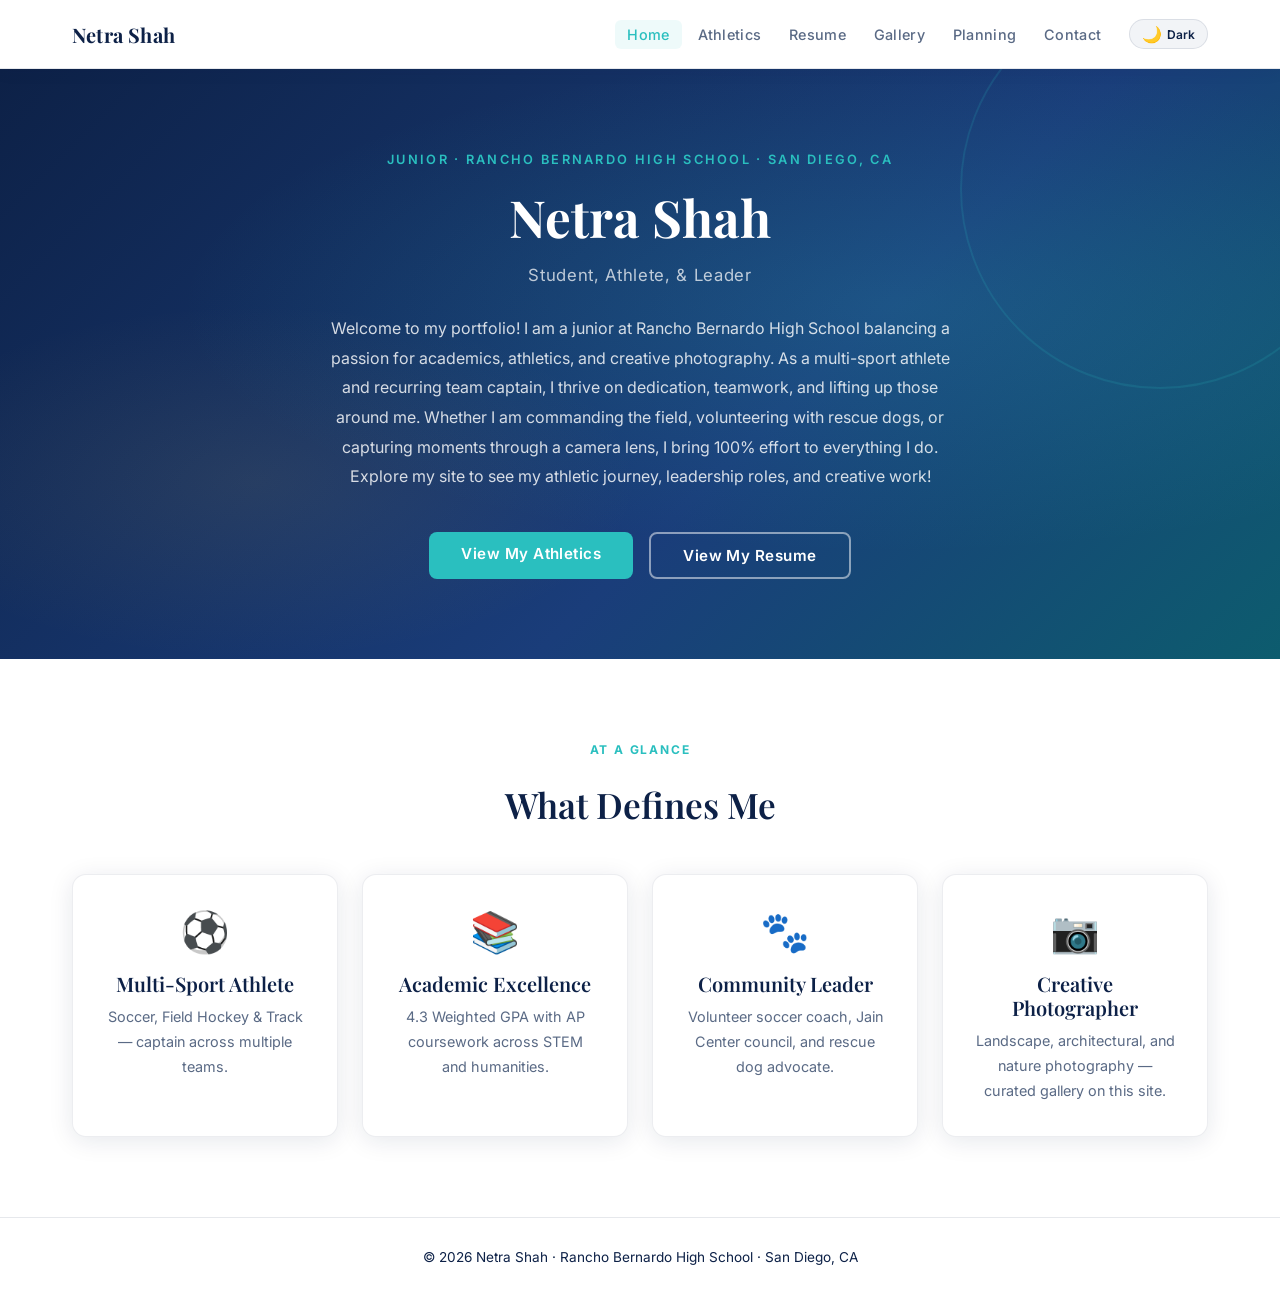
<file: index.html>
<!DOCTYPE html>
<html lang="en">
<head>
  <meta charset="UTF-8" />
  <meta name="viewport" content="width=device-width, initial-scale=1.0" />
  <title>Netra Shah | Student, Athlete & Leader</title>
  <link rel="stylesheet" href="styles.css" />
</head>
<body>

  <!-- ── Navigation ── -->
  <nav>
    <div class="nav-inner">
      <a href="index.html" class="nav-brand">Netra Shah</a>
      <ul class="nav-links">
        <li><a href="index.html">Home</a></li>
        <li><a href="athletics.html">Athletics</a></li>
        <li><a href="resume.html">Resume</a></li>
        <li><a href="gallery.html">Gallery</a></li>
        <li><a href="planning.html">Planning</a></li>
        <li><a href="contact.html">Contact</a></li>
        <li><button id="theme-toggle">🌙 <span style="font-size:0.75rem;font-family:Inter,sans-serif;font-weight:600">Dark</span></button></li>
      </ul>
    </div>
  </nav>

  <!-- ── Hero ── -->
  <section class="hero">
    <div class="hero-content">
      <p class="hero-eyebrow fade-up fade-up-1">Junior · Rancho Bernardo High School · San Diego, CA</p>
      <h1 class="fade-up fade-up-2">Netra Shah</h1>
      <p class="hero-subtitle fade-up fade-up-3">Student, Athlete, &amp; Leader</p>
      <p class="hero-bio fade-up fade-up-4">
        Welcome to my portfolio! I am a junior at Rancho Bernardo High School balancing
        a passion for academics, athletics, and creative photography. As a multi-sport athlete
        and recurring team captain, I thrive on dedication, teamwork, and lifting up those around me.
        Whether I am commanding the field, volunteering with rescue dogs, or capturing moments
        through a camera lens, I bring 100% effort to everything I do. Explore my site to see
        my athletic journey, leadership roles, and creative work!
      </p>
      <div class="hero-actions fade-up fade-up-5">
        <a href="athletics.html" class="btn">View My Athletics</a>
        <a href="resume.html"    class="btn btn-outline" style="border-color:rgba(255,255,255,0.5);color:#fff;">View My Resume</a>
      </div>
    </div>
  </section>

  <!-- ── Quick Highlights ── -->
  <section class="section">
    <div class="container">
      <p class="section-label" style="text-align:center;">At a Glance</p>
      <h2 style="text-align:center;margin-bottom:3rem;">What Defines Me</h2>
      <div style="display:grid;grid-template-columns:repeat(auto-fit,minmax(220px,1fr));gap:1.5rem;">

        <div class="card fade-up fade-up-1" style="text-align:center;">
          <div style="font-size:2.5rem;margin-bottom:1rem;">⚽</div>
          <h3>Multi-Sport Athlete</h3>
          <p style="color:var(--text-muted);font-size:0.9rem;margin-top:0.5rem;">Soccer, Field Hockey &amp; Track — captain across multiple teams.</p>
        </div>

        <div class="card fade-up fade-up-2" style="text-align:center;">
          <div style="font-size:2.5rem;margin-bottom:1rem;">📚</div>
          <h3>Academic Excellence</h3>
          <p style="color:var(--text-muted);font-size:0.9rem;margin-top:0.5rem;">4.3 Weighted GPA with AP coursework across STEM and humanities.</p>
        </div>

        <div class="card fade-up fade-up-3" style="text-align:center;">
          <div style="font-size:2.5rem;margin-bottom:1rem;">🐾</div>
          <h3>Community Leader</h3>
          <p style="color:var(--text-muted);font-size:0.9rem;margin-top:0.5rem;">Volunteer soccer coach, Jain Center council, and rescue dog advocate.</p>
        </div>

        <div class="card fade-up fade-up-4" style="text-align:center;">
          <div style="font-size:2.5rem;margin-bottom:1rem;">📷</div>
          <h3>Creative Photographer</h3>
          <p style="color:var(--text-muted);font-size:0.9rem;margin-top:0.5rem;">Landscape, architectural, and nature photography — curated gallery on this site.</p>
        </div>

      </div>
    </div>
  </section>

  <!-- ── Footer ── -->
  <footer>
    <p>© 2026 Netra Shah · Rancho Bernardo High School · San Diego, CA</p>
  </footer>

  <script src="dynamic-theme.js"></script>
</body>
</html>
</file>
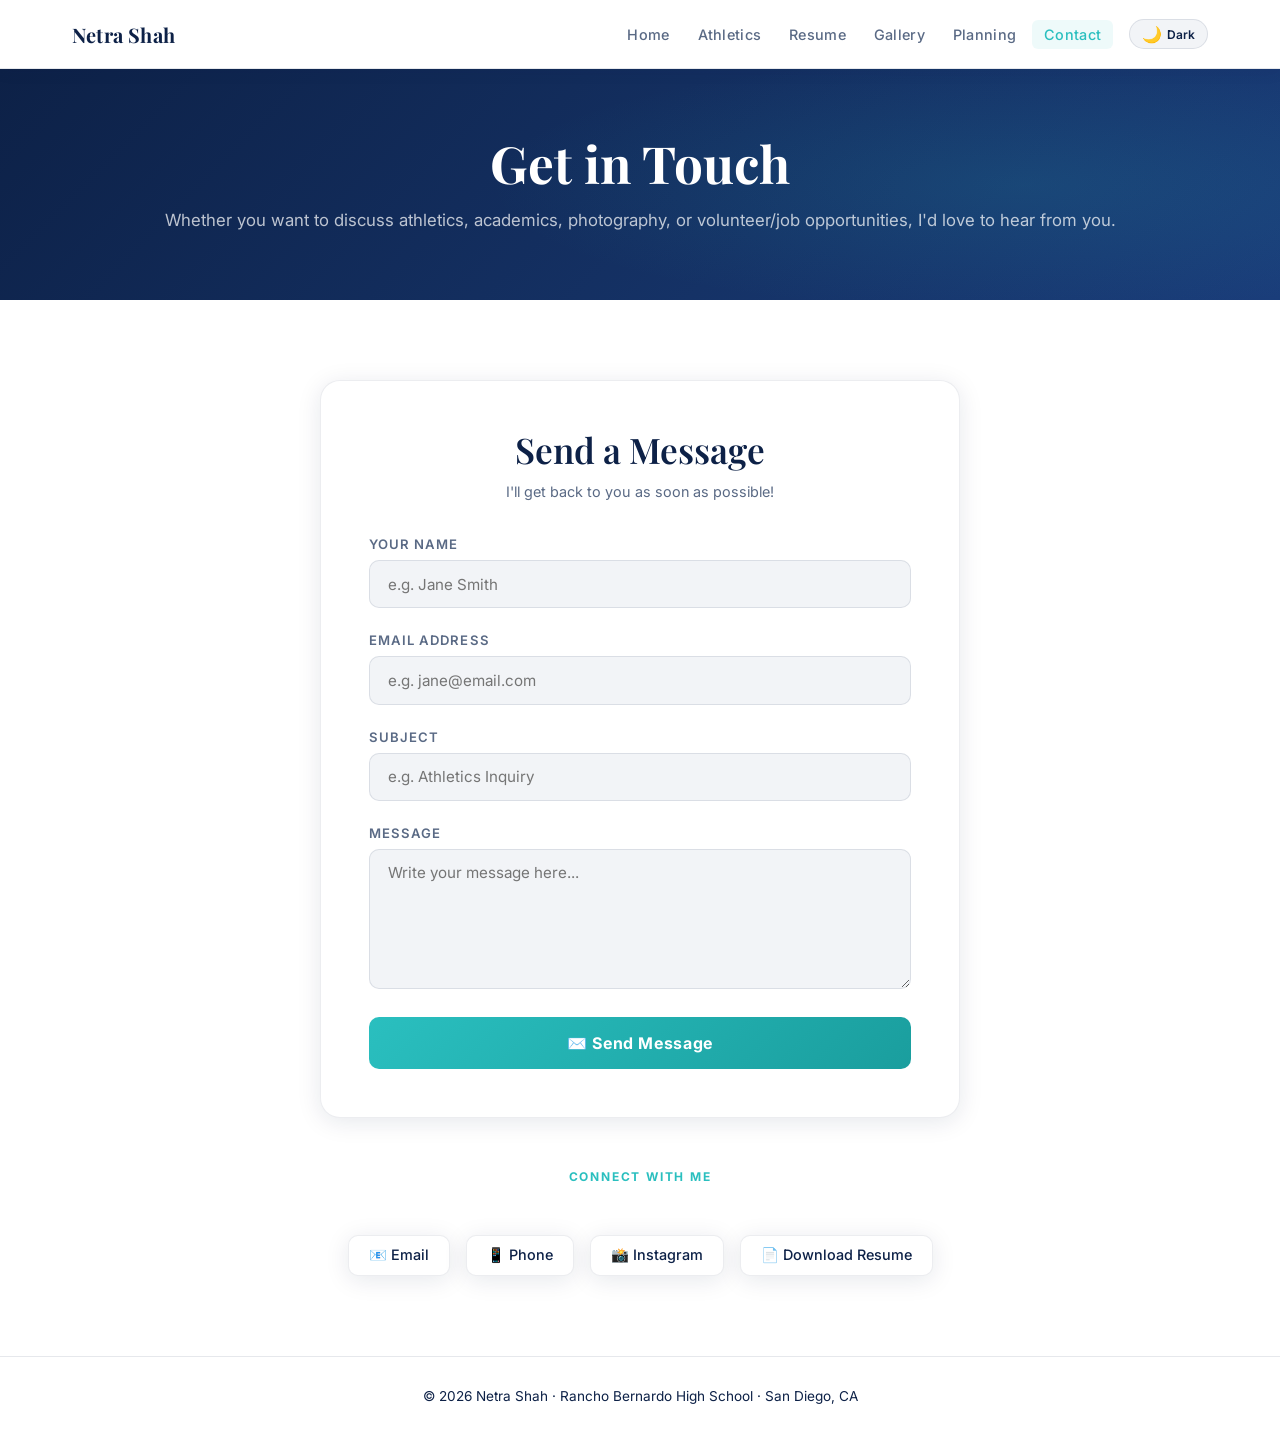
<file: contact.html>
<!DOCTYPE html>
<html lang="en">
<head>
  <meta charset="UTF-8" />
  <meta name="viewport" content="width=device-width, initial-scale=1.0" />
  <title>Contact | Netra Shah</title>
  <link rel="stylesheet" href="styles.css" />
</head>
<body>

  <!-- ── Navigation ── -->
  <nav>
    <div class="nav-inner">
      <a href="index.html" class="nav-brand">Netra Shah</a>
      <ul class="nav-links">
        <li><a href="index.html">Home</a></li>
        <li><a href="athletics.html">Athletics</a></li>
        <li><a href="resume.html">Resume</a></li>
        <li><a href="gallery.html">Gallery</a></li>
        <li><a href="planning.html">Planning</a></li>
        <li><a href="contact.html">Contact</a></li>
        <li><button id="theme-toggle">🌙 <span style="font-size:0.75rem;font-family:Inter,sans-serif;font-weight:600">Dark</span></button></li>
      </ul>
    </div>
  </nav>

  <!-- ── Page Header ── -->
  <div class="page-header">
    <h1 class="fade-up fade-up-1">Get in Touch</h1>
    <p class="fade-up fade-up-2">Whether you want to discuss athletics, academics, photography, or volunteer/job opportunities, I'd love to hear from you.</p>
  </div>

  <!-- ── Contact Form & Links ── -->
  <section class="section">
    <div class="container">

      <div class="contact-form fade-up fade-up-1">

        <h2 style="margin-bottom:0.5rem;text-align:center;">Send a Message</h2>
        <p style="text-align:center;color:var(--text-muted);font-size:0.9rem;margin-bottom:2rem;">I'll get back to you as soon as possible!</p>

        <div class="form-group">
          <label for="name">Your Name</label>
          <input type="text" id="name" placeholder="e.g. Jane Smith" autocomplete="name" />
        </div>

        <div class="form-group">
          <label for="email">Email Address</label>
          <input type="email" id="email" placeholder="e.g. jane@email.com" autocomplete="email" />
        </div>

        <div class="form-group">
          <label for="subject">Subject</label>
          <input type="text" id="subject" placeholder="e.g. Athletics Inquiry" />
        </div>

        <div class="form-group">
          <label for="message">Message</label>
          <textarea id="message" placeholder="Write your message here..."></textarea>
        </div>

        <button class="btn-submit" id="submit-btn" onclick="handleSubmit()">
          ✉️ Send Message
        </button>

        <p id="form-feedback" style="text-align:center;margin-top:1rem;font-size:0.9rem;color:var(--accent);display:none;"></p>
      </div>

      <!-- Professional Links -->
      <div style="text-align:center;margin-top:3rem;">
        <p class="section-label" style="text-align:center;">Connect With Me</p>
        <div class="contact-links">
          <!-- Replace href and content with real details -->
          <a href="mailto:netrashah03@gmail.com" class="contact-link-item">
            📧 Email
          </a>
          <a href="tel:+1-858-750-8113" class="contact-link-item">
            📱 Phone
          </a>
          <a href="https://www.instagram.com/netrashah03/?hl=en" target="_blank" rel="noopener" class="contact-link-item">
            📸 Instagram
          </a>
          <a href="Netra -- Resume.pdf" download class="contact-link-item">
            📄 Download Resume
          </a>
        </div>
        
      </div>

    </div>
  </section>

  <!-- ── Footer ── -->
  <footer>
    <p>© 2026 Netra Shah · Rancho Bernardo High School · San Diego, CA</p>
  </footer>

  <script src="dynamic-theme.js"></script>
  <script>
    function handleSubmit() {
      const name    = document.getElementById('name').value.trim();
      const email   = document.getElementById('email').value.trim();
      const subject = document.getElementById('subject').value.trim();
      const message = document.getElementById('message').value.trim();
      const feedback = document.getElementById('form-feedback');

      if (!name || !email || !subject || !message) {
        feedback.textContent = '⚠️ Please fill in all fields before sending.';
        feedback.style.color = '#e05';
        feedback.style.display = 'block';
        return;
      }

      // Simulate submission (replace with real backend/Formspree action)
      document.getElementById('submit-btn').textContent = '✅ Message Sent!';
      document.getElementById('submit-btn').disabled = true;
      feedback.textContent = 'Thanks, ' + name + '! Your message has been received.';
      feedback.style.color = 'var(--accent)';
      feedback.style.display = 'block';
    }
  </script>
</body>
</html>
</file>
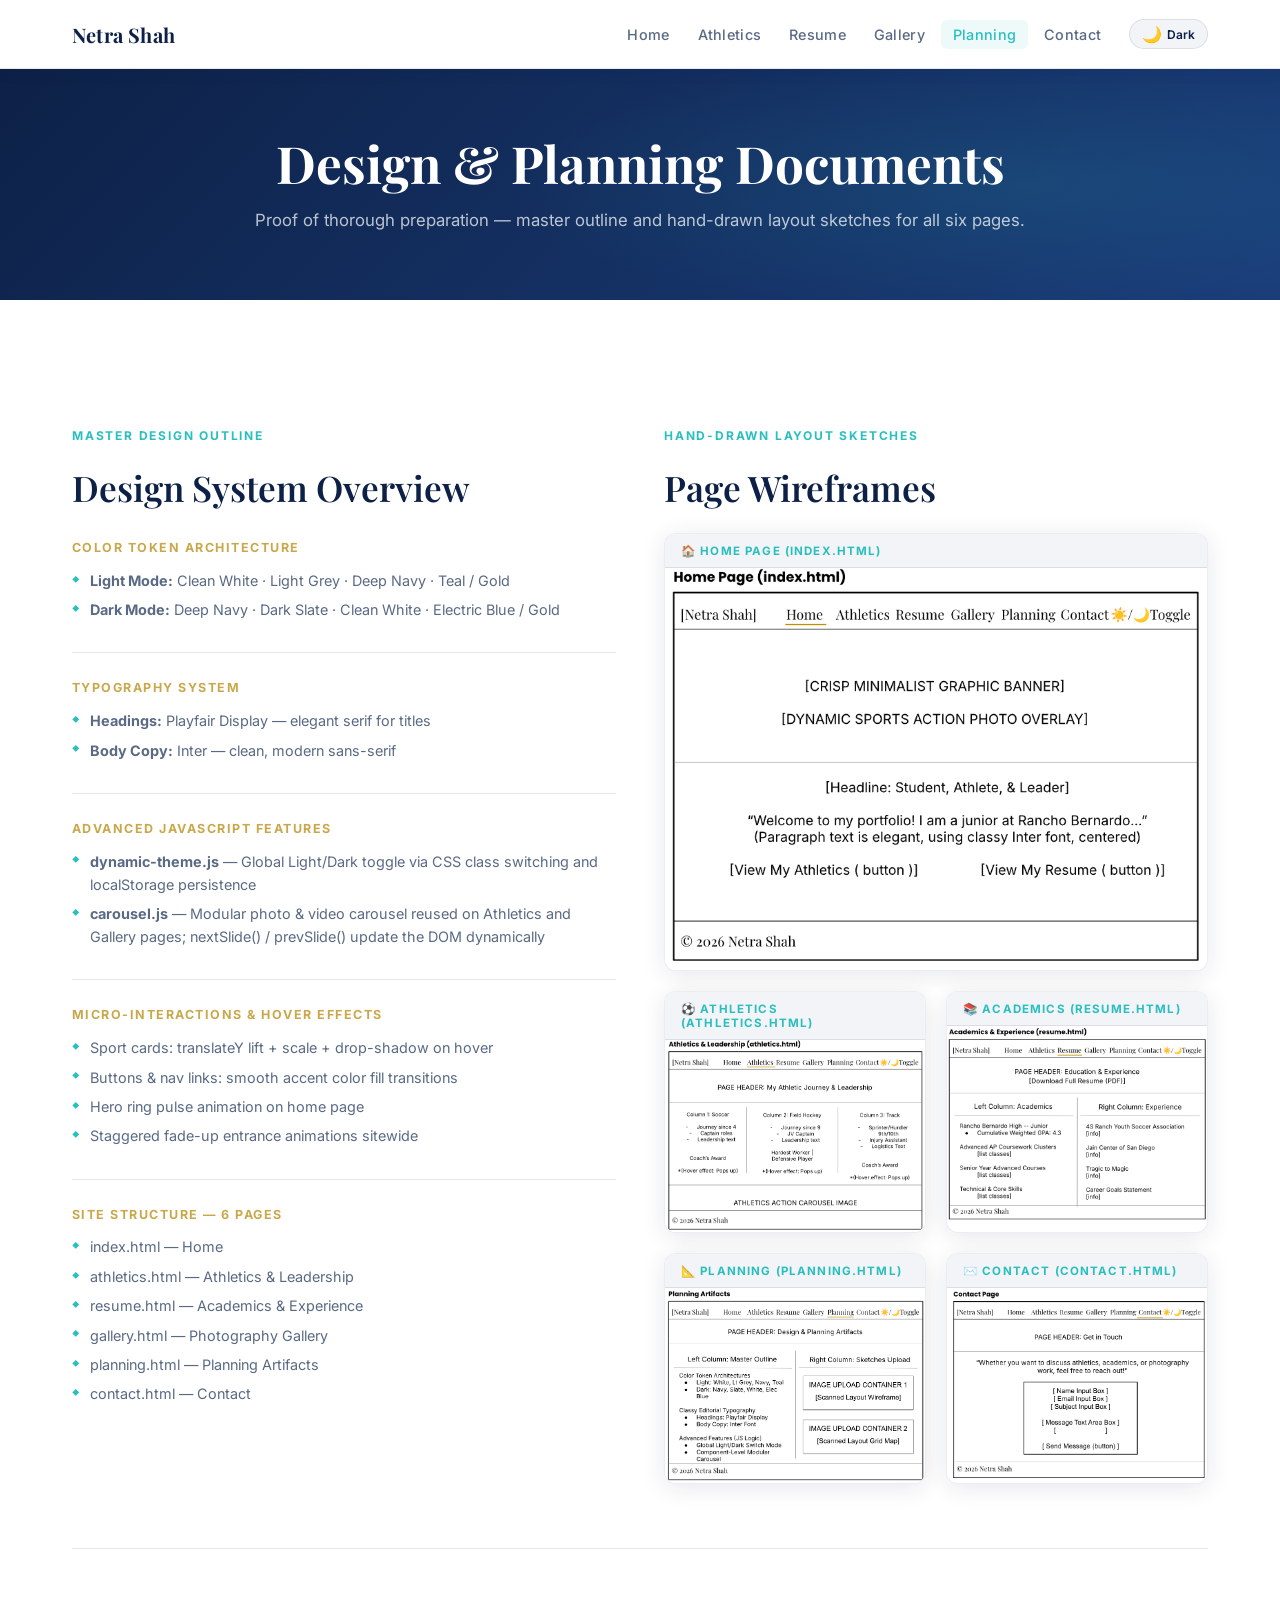
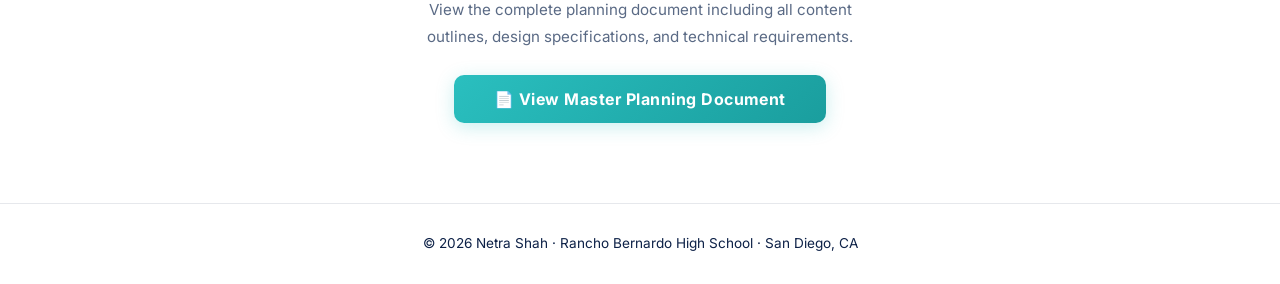
<file: planning.html>
<!DOCTYPE html>
<html lang="en">
<head>
  <meta charset="UTF-8" />
  <meta name="viewport" content="width=device-width, initial-scale=1.0" />
  <title>Design & Planning | Netra Shah</title>
  <link rel="stylesheet" href="styles.css" />
  <style>
    .planning-two-col {
      display: grid;
      grid-template-columns: 1fr 1fr;
      gap: 3rem;
      align-items: start;
      margin-top: 3rem;
    }
    @media (max-width: 900px) {
      .planning-two-col { grid-template-columns: 1fr; }
    }

    /* ── Outline left column ── */
    .outline-block {
      margin-bottom: 1.75rem;
      padding-bottom: 1.75rem;
      border-bottom: 1px solid var(--divider);
    }
    .outline-block:last-child { border-bottom: none; margin-bottom: 0; padding-bottom: 0; }
    .outline-block h4 {
      font-family: 'Inter', sans-serif;
      font-size: 0.78rem;
      font-weight: 700;
      letter-spacing: 0.12em;
      text-transform: uppercase;
      color: var(--accent-alt);
      margin-bottom: 0.6rem;
    }
    .outline-block ul { list-style: none; padding: 0; }
    .outline-block li {
      font-size: 0.9rem;
      color: var(--text-muted);
      padding: 0.2rem 0 0.2rem 1.1rem;
      position: relative;
      line-height: 1.6;
    }
    .outline-block li::before {
      content: '◆';
      position: absolute; left: 0;
      font-size: 0.45rem; top: 0.5rem;
      color: var(--accent);
    }

    /* ── Sketch grid right column ── */
    .sketch-grid {
      display: grid;
      grid-template-columns: 1fr 1fr;
      gap: 1.25rem;
    }
    .sketch-grid .sketch-wide {
      grid-column: 1 / -1;
    }
    .sketch-card {
      background: var(--card-bg);
      border: 1px solid var(--card-border);
      border-radius: 12px;
      overflow: hidden;
      box-shadow: var(--shadow);
      transition: transform 0.3s ease, box-shadow 0.3s ease;
    }
    .sketch-card:hover {
      transform: translateY(-4px);
      box-shadow: var(--shadow-hover);
    }
    .sketch-card-header {
      padding: 0.6rem 1rem;
      background: var(--bg-secondary);
      border-bottom: 1px solid var(--divider);
      font-family: 'Inter', sans-serif;
      font-size: 0.72rem;
      font-weight: 700;
      letter-spacing: 0.1em;
      text-transform: uppercase;
      color: var(--accent);
    }
    .sketch-card img {
      width: 100%;
      display: block;
      object-fit: contain;
      background: #fff;
    }

    /* ── Bottom CTA ── */
    .planning-cta {
      text-align: center;
      margin-top: 4rem;
      padding-top: 3rem;
      border-top: 1px solid var(--divider);
    }
    .planning-cta p {
      color: var(--text-muted);
      font-size: 0.95rem;
      margin-bottom: 1.5rem;
      max-width: 480px;
      margin-left: auto;
      margin-right: auto;
    }
    .btn-planning {
      display: inline-flex;
      align-items: center;
      gap: 0.6rem;
      padding: 0.9rem 2.5rem;
      background: linear-gradient(135deg, var(--accent) 0%, #1a9e9e 100%);
      color: #fff;
      border-radius: 10px;
      font-family: 'Inter', sans-serif;
      font-size: 1rem;
      font-weight: 700;
      letter-spacing: 0.03em;
      text-decoration: none;
      border: none;
      cursor: pointer;
      transition: transform 0.25s ease, box-shadow 0.25s ease;
      box-shadow: 0 4px 18px rgba(42,191,191,0.25);
    }
    .btn-planning:hover {
      transform: translateY(-3px);
      box-shadow: 0 10px 30px rgba(42,191,191,0.35);
      color: #fff;
    }
  </style>
</head>
<body>

  <!-- ── Navigation ── -->
  <nav>
    <div class="nav-inner">
      <a href="index.html" class="nav-brand">Netra Shah</a>
      <ul class="nav-links">
        <li><a href="index.html">Home</a></li>
        <li><a href="athletics.html">Athletics</a></li>
        <li><a href="resume.html">Resume</a></li>
        <li><a href="gallery.html">Gallery</a></li>
        <li><a href="planning.html">Planning</a></li>
        <li><a href="contact.html">Contact</a></li>
        <li><button id="theme-toggle">🌙 <span style="font-size:0.75rem;font-family:Inter,sans-serif;font-weight:600">Dark</span></button></li>
      </ul>
    </div>
  </nav>

  <!-- ── Page Header ── -->
  <div class="page-header">
    <h1 class="fade-up fade-up-1">Design &amp; Planning Documents</h1>
    <p class="fade-up fade-up-2">Proof of thorough preparation — master outline and hand-drawn layout sketches for all six pages.</p>
  </div>

  <!-- ── Main Content ── -->
  <section class="section">
    <div class="container">
      <div class="planning-two-col">

        <!-- LEFT: Master Outline -->
        <div class="fade-up fade-up-1">
          <span class="section-label">Master Design Outline</span>
          <h2 style="margin-bottom:2rem;">Design System Overview</h2>

          <div class="outline-block">
            <h4>Color Token Architecture</h4>
            <ul>
              <li><strong>Light Mode:</strong> Clean White · Light Grey · Deep Navy · Teal / Gold</li>
              <li><strong>Dark Mode:</strong> Deep Navy · Dark Slate · Clean White · Electric Blue / Gold</li>
            </ul>
          </div>

          <div class="outline-block">
            <h4>Typography System</h4>
            <ul>
              <li><strong>Headings:</strong> Playfair Display — elegant serif for titles</li>
              <li><strong>Body Copy:</strong> Inter — clean, modern sans-serif</li>
            </ul>
          </div>

          <div class="outline-block">
            <h4>Advanced JavaScript Features</h4>
            <ul>
              <li><strong>dynamic-theme.js</strong> — Global Light/Dark toggle via CSS class switching and localStorage persistence</li>
              <li><strong>carousel.js</strong> — Modular photo &amp; video carousel reused on Athletics and Gallery pages; nextSlide() / prevSlide() update the DOM dynamically</li>
            </ul>
          </div>

          <div class="outline-block">
            <h4>Micro-Interactions &amp; Hover Effects</h4>
            <ul>
              <li>Sport cards: translateY lift + scale + drop-shadow on hover</li>
              <li>Buttons &amp; nav links: smooth accent color fill transitions</li>
              <li>Hero ring pulse animation on home page</li>
              <li>Staggered fade-up entrance animations sitewide</li>
            </ul>
          </div>

          <div class="outline-block">
            <h4>Site Structure — 6 Pages</h4>
            <ul>
              <li>index.html — Home</li>
              <li>athletics.html — Athletics &amp; Leadership</li>
              <li>resume.html — Academics &amp; Experience</li>
              <li>gallery.html — Photography Gallery</li>
              <li>planning.html — Planning Artifacts</li>
              <li>contact.html — Contact</li>
            </ul>
          </div>
        </div>

        <!-- RIGHT: Sketch Grid -->
        <div class="fade-up fade-up-2">
          <span class="section-label">Hand-Drawn Layout Sketches</span>
          <h2 style="margin-bottom:1.5rem;">Page Wireframes</h2>

          <div class="sketch-grid">

            <!-- Home page — full width on top -->
            <div class="sketch-card sketch-wide">
              <div class="sketch-card-header">🏠 Home Page (index.html)</div>
              <img src="homepagesketch.png" alt="Home page layout sketch" />
            </div>

            <!-- Athletics -->
            <div class="sketch-card">
              <div class="sketch-card-header">⚽ Athletics (athletics.html)</div>
              <img src="athleticspagesketch.png" alt="Athletics page layout sketch" />
            </div>

            <!-- Academics -->
            <div class="sketch-card">
              <div class="sketch-card-header">📚 Academics (resume.html)</div>
              <img src="academicspagesketch.png" alt="Academics page layout sketch" />
            </div>

            <!-- Planning -->
            <div class="sketch-card">
              <div class="sketch-card-header">📐 Planning (planning.html)</div>
              <img src="planningpagesketch.png" alt="Planning page layout sketch" />
            </div>

            <!-- Contact -->
            <div class="sketch-card">
              <div class="sketch-card-header">✉️ Contact (contact.html)</div>
              <img src="contactpagesketch.png" alt="Contact page layout sketch" />
            </div>

          </div>
        </div>
      </div>

      <!-- ── Bottom CTA ── -->
      <div class="planning-cta fade-up fade-up-3">
        <p>View the complete planning document including all content outlines, design specifications, and technical requirements.</p>
        <a href="https://docs.google.com/document/d/1Oidot2aFhASQ4nDjFU644s48Jv7-YKTagAW3iYqIfUk/edit?tab=t.0" download class="btn-planning">
          📄 View Master Planning Document
        </a>
      </div>

    </div>
  </section>

  <!-- ── Footer ── -->
  <footer>
    <p>© 2026 Netra Shah · Rancho Bernardo High School · San Diego, CA</p>
  </footer>

  <script src="dynamic-theme.js"></script>
</body>
</html>
</file>
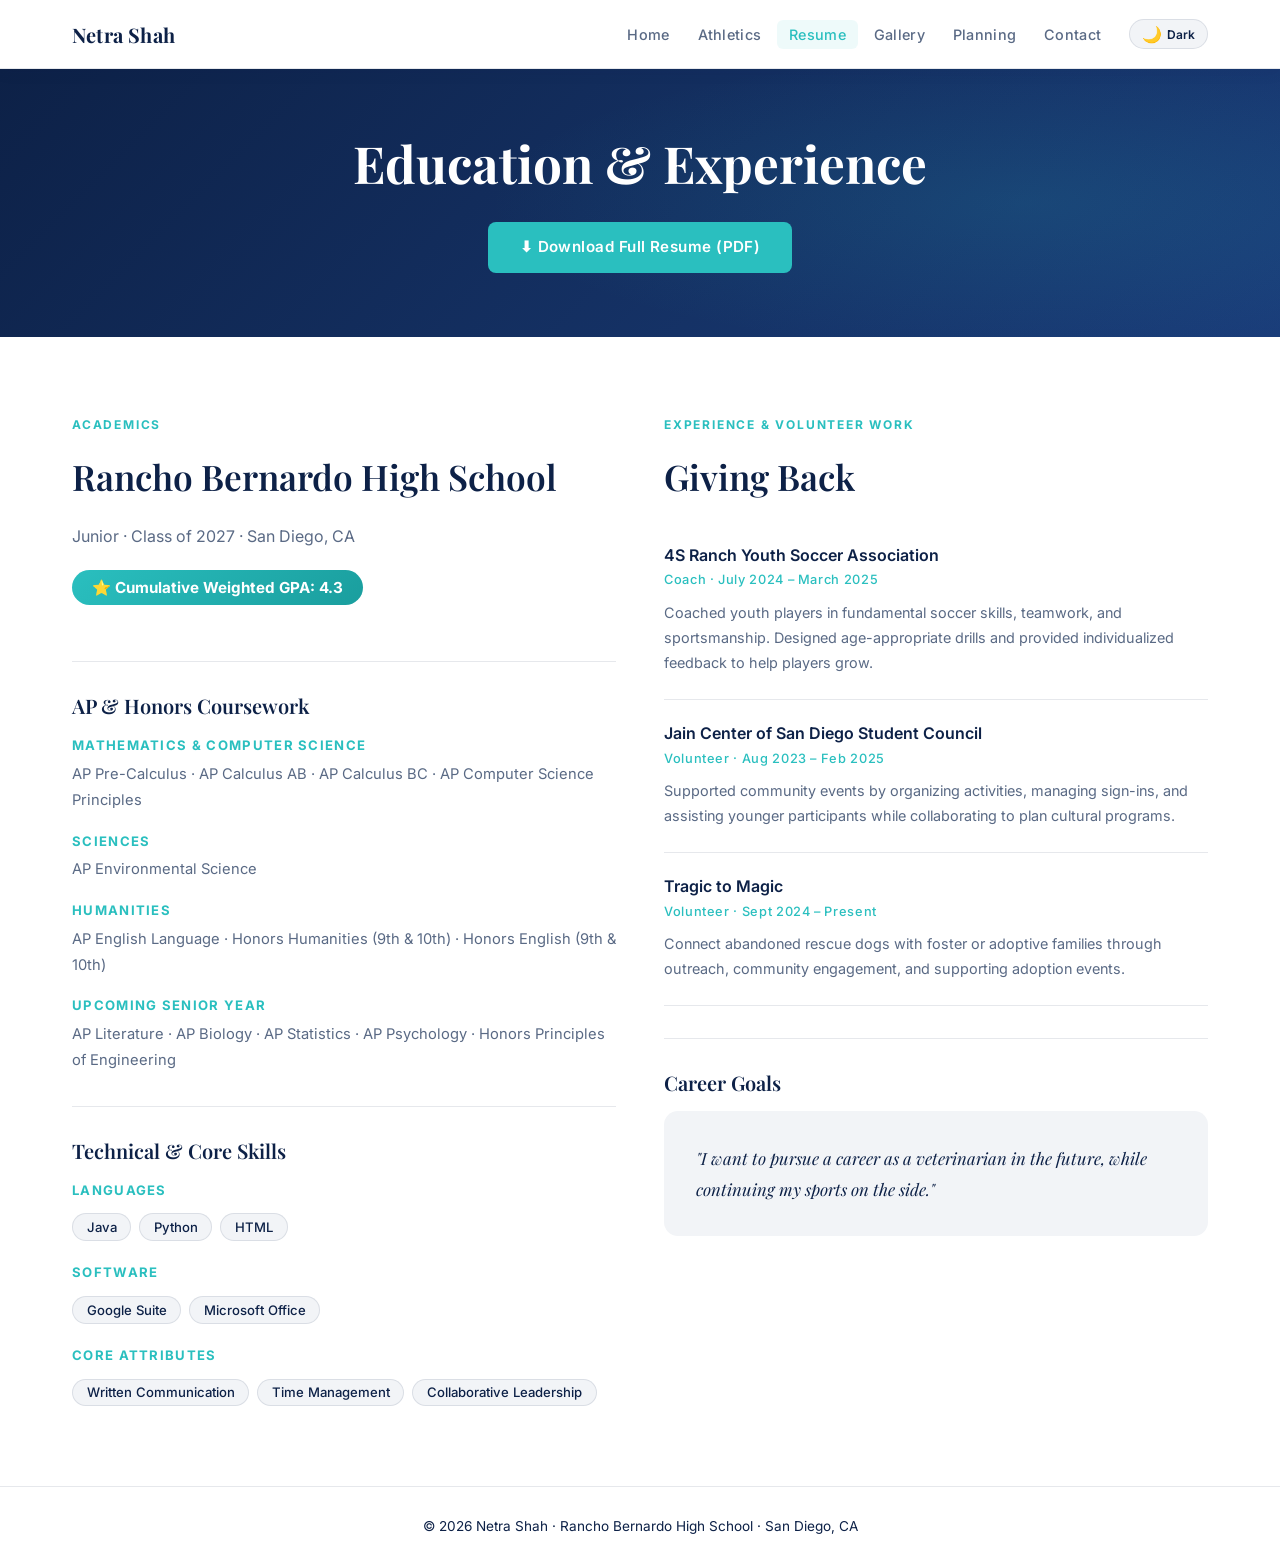
<file: resume.html>
<!DOCTYPE html>
<html lang="en">
<head>
  <meta charset="UTF-8" />
  <meta name="viewport" content="width=device-width, initial-scale=1.0" />
  <title>Education & Experience | Netra Shah</title>
  <link rel="stylesheet" href="styles.css" />
</head>
<body>

  <!-- ── Navigation ── -->
  <nav>
    <div class="nav-inner">
      <a href="index.html" class="nav-brand">Netra Shah</a>
      <ul class="nav-links">
        <li><a href="index.html">Home</a></li>
        <li><a href="athletics.html">Athletics</a></li>
        <li><a href="resume.html">Resume</a></li>
        <li><a href="gallery.html">Gallery</a></li>
        <li><a href="planning.html">Planning</a></li>
        <li><a href="contact.html">Contact</a></li>
        <li><button id="theme-toggle">🌙 <span style="font-size:0.75rem;font-family:Inter,sans-serif;font-weight:600">Dark</span></button></li>
      </ul>
    </div>
  </nav>

  <!-- ── Page Header ── -->
  <div class="page-header">
    <h1 class="fade-up fade-up-1">Education &amp; Experience</h1>
    <p class="fade-up fade-up-2">
      <a href="Netra -- Resume.pdf" download class="btn" style="margin-top:1rem;display:inline-block;">
        ⬇ Download Full Resume (PDF)
      </a>
    </p>
  </div>

  <!-- ── Main Content ── -->
  <section class="section">
    <div class="container">
      <div class="two-col">

        <!-- LEFT: Academics -->
        <div class="fade-up fade-up-1">
          <span class="section-label">Academics</span>
          <h2 style="margin-bottom:1.5rem;">Rancho Bernardo High School</h2>
          <p style="color:var(--text-muted);margin-bottom:1.25rem;">Junior · Class of 2027 · San Diego, CA</p>

          <div class="gpa-badge">⭐ Cumulative Weighted GPA: 4.3</div>

          <div class="divider"></div>

          <h3 style="margin-bottom:1.25rem;">AP &amp; Honors Coursework</h3>

          <div class="course-cluster">
            <h4>Mathematics &amp; Computer Science</h4>
            <p>AP Pre-Calculus · AP Calculus AB · AP Calculus BC · AP Computer Science Principles</p>
          </div>
          <div class="course-cluster">
            <h4>Sciences</h4>
            <p>AP Environmental Science</p>
          </div>
          <div class="course-cluster">
            <h4>Humanities</h4>
            <p>AP English Language · Honors Humanities (9th &amp; 10th) · Honors English (9th &amp; 10th)</p>
          </div>
          <div class="course-cluster">
            <h4>Upcoming Senior Year</h4>
            <p>AP Literature · AP Biology · AP Statistics · AP Psychology · Honors Principles of Engineering</p>
          </div>

          <div class="divider"></div>

          <h3 style="margin-bottom:1rem;">Technical &amp; Core Skills</h3>

          <p style="font-size:0.82rem;font-weight:700;letter-spacing:0.1em;text-transform:uppercase;color:var(--accent);margin-bottom:0.5rem;">Languages</p>
          <div class="skills-list" style="margin-bottom:1.25rem;">
            <span class="skill-tag">Java</span>
            <span class="skill-tag">Python</span>
            <span class="skill-tag">HTML</span>
          </div>

          <p style="font-size:0.82rem;font-weight:700;letter-spacing:0.1em;text-transform:uppercase;color:var(--accent);margin-bottom:0.5rem;">Software</p>
          <div class="skills-list" style="margin-bottom:1.25rem;">
            <span class="skill-tag">Google Suite</span>
            <span class="skill-tag">Microsoft Office</span>
          </div>

          <p style="font-size:0.82rem;font-weight:700;letter-spacing:0.1em;text-transform:uppercase;color:var(--accent);margin-bottom:0.5rem;">Core Attributes</p>
          <div class="skills-list">
            <span class="skill-tag">Written Communication</span>
            <span class="skill-tag">Time Management</span>
            <span class="skill-tag">Collaborative Leadership</span>
          </div>
        </div>

        <!-- RIGHT: Experience & Volunteer -->
        <div class="fade-up fade-up-2">
          <span class="section-label">Experience &amp; Volunteer Work</span>
          <h2 style="margin-bottom:1.5rem;">Giving Back</h2>

          <div class="experience-item">
            <h4>4S Ranch Youth Soccer Association</h4>
            <p class="exp-date">Coach · July 2024 – March 2025</p>
            <p>Coached youth players in fundamental soccer skills, teamwork, and sportsmanship. Designed age-appropriate drills and provided individualized feedback to help players grow.</p>
          </div>

          <div class="experience-item">
            <h4>Jain Center of San Diego Student Council</h4>
            <p class="exp-date">Volunteer · Aug 2023 – Feb 2025</p>
            <p>Supported community events by organizing activities, managing sign-ins, and assisting younger participants while collaborating to plan cultural programs.</p>
          </div>

          <div class="experience-item">
            <h4>Tragic to Magic</h4>
            <p class="exp-date">Volunteer · Sept 2024 – Present</p>
            <p>Connect abandoned rescue dogs with foster or adoptive families through outreach, community engagement, and supporting adoption events.</p>
          </div>

          <div class="divider"></div>

          <h3 style="margin-bottom:1rem;">Career Goals</h3>
          <div class="card" style="background:var(--bg-secondary);border:none;box-shadow:none;">
            <p style="font-family:'Playfair Display',serif;font-style:italic;font-size:1.05rem;line-height:1.8;">
              "I want to pursue a career as a veterinarian in the future, while continuing my sports on the side."
            </p>
          </div>
        </div>

      </div>
    </div>
  </section>

  <!-- ── Footer ── -->
  <footer>
    <p>© 2026 Netra Shah · Rancho Bernardo High School · San Diego, CA</p>
  </footer>

  <script src="dynamic-theme.js"></script>
</body>
</html>
</file>
<file: styles.css>
/* ============================================
   NETRA SHAH — PORTFOLIO WEBSITE
   styles.css
   ============================================ */

@import url('https://fonts.googleapis.com/css2?family=Playfair+Display:ital,wght@0,400;0,600;0,700;1,400&family=Inter:wght@300;400;500;600&display=swap');

/* ── CSS Variables / Design Tokens ── */
:root {
  --bg-primary:    #FFFFFF;
  --bg-secondary:  #F2F4F7;
  --text-main:     #0D2147;
  --text-muted:    #5a6a85;
  --accent:        #2ABFBF;
  --accent-alt:    #C9A84C;
  --btn-bg:        #2ABFBF;
  --btn-text:      #FFFFFF;
  --nav-bg:        #FFFFFF;
  --card-bg:       #FFFFFF;
  --card-border:   rgba(13, 33, 71, 0.08);
  --shadow:        0 4px 24px rgba(13, 33, 71, 0.10);
  --shadow-hover:  0 12px 40px rgba(13, 33, 71, 0.18);
  --divider:       rgba(13, 33, 71, 0.10);
  --transition:    0.3s cubic-bezier(0.4, 0, 0.2, 1);
}

body.dark-mode {
  --bg-primary:    #0D2147;
  --bg-secondary:  #162d5a;
  --text-main:     #F2F4F7;
  --text-muted:    #a8bcd4;
  --accent:        #3B82F6;
  --accent-alt:    #C9A84C;
  --btn-bg:        #3B82F6;
  --btn-text:      #FFFFFF;
  --nav-bg:        #0a1a38;
  --card-bg:       #162d5a;
  --card-border:   rgba(255,255,255,0.08);
  --shadow:        0 4px 24px rgba(0,0,0,0.30);
  --shadow-hover:  0 12px 40px rgba(0,0,0,0.45);
  --divider:       rgba(255,255,255,0.10);
}

/* ── Reset & Base ── */
*, *::before, *::after { box-sizing: border-box; margin: 0; padding: 0; }

html { scroll-behavior: smooth; }

body {
  font-family: 'Inter', sans-serif;
  background-color: var(--bg-primary);
  color: var(--text-main);
  transition: background-color var(--transition), color var(--transition);
  min-height: 100vh;
  display: flex;
  flex-direction: column;
}

/* ── Typography ── */
h1, h2, h3, h4 {
  font-family: 'Playfair Display', serif;
  color: var(--text-main);
  line-height: 1.2;
}

h1 { font-size: clamp(2rem, 5vw, 3.2rem); font-weight: 700; }
h2 { font-size: clamp(1.5rem, 3.5vw, 2.2rem); font-weight: 600; }
h3 { font-size: 1.25rem; font-weight: 600; }

p, li { line-height: 1.75; color: var(--text-main); }

a { color: var(--accent); text-decoration: none; transition: color var(--transition); }
a:hover { color: var(--accent-alt); }

/* ── Navigation ── */
nav {
  position: sticky;
  top: 0;
  z-index: 1000;
  background: var(--nav-bg);
  border-bottom: 1px solid var(--divider);
  box-shadow: 0 2px 16px rgba(13,33,71,0.07);
  transition: background var(--transition), box-shadow var(--transition);
}

.nav-inner {
  max-width: 1200px;
  margin: 0 auto;
  padding: 0 2rem;
  height: 68px;
  display: flex;
  align-items: center;
  justify-content: space-between;
}

.nav-brand {
  font-family: 'Playfair Display', serif;
  font-size: 1.25rem;
  font-weight: 700;
  color: var(--text-main);
  letter-spacing: 0.01em;
}

.nav-links {
  display: flex;
  align-items: center;
  gap: 0.25rem;
  list-style: none;
}

.nav-links a {
  font-family: 'Inter', sans-serif;
  font-size: 0.9rem;
  font-weight: 500;
  color: var(--text-muted);
  padding: 0.4rem 0.75rem;
  border-radius: 6px;
  transition: color var(--transition), background var(--transition);
  letter-spacing: 0.02em;
}

.nav-links a:hover,
.nav-links a.active {
  color: var(--accent);
  background: rgba(42,191,191,0.08);
}

body.dark-mode .nav-links a:hover,
body.dark-mode .nav-links a.active {
  background: rgba(59,130,246,0.10);
}

/* Theme Toggle */
#theme-toggle {
  background: var(--bg-secondary);
  border: 1px solid var(--divider);
  border-radius: 20px;
  padding: 0.3rem 0.75rem;
  cursor: pointer;
  font-size: 1rem;
  display: flex;
  align-items: center;
  gap: 0.3rem;
  transition: background var(--transition), border-color var(--transition);
  color: var(--text-main);
  margin-left: 0.75rem;
}
#theme-toggle:hover { background: var(--accent); color: #fff; }

/* ── Buttons ── */
.btn {
  display: inline-block;
  padding: 0.75rem 2rem;
  background: var(--btn-bg);
  color: var(--btn-text);
  border: none;
  border-radius: 8px;
  font-family: 'Inter', sans-serif;
  font-size: 0.95rem;
  font-weight: 600;
  cursor: pointer;
  letter-spacing: 0.03em;
  transition: background var(--transition), transform var(--transition), box-shadow var(--transition);
  text-decoration: none;
}

.btn:hover {
  background: var(--accent-alt);
  color: #fff;
  transform: translateY(-2px);
  box-shadow: var(--shadow-hover);
}

.btn-outline {
  background: transparent;
  border: 2px solid var(--btn-bg);
  color: var(--btn-bg);
}
.btn-outline:hover {
  background: var(--btn-bg);
  color: #fff;
}

/* ── Hero ── */
.hero {
  position: relative;
  background: linear-gradient(135deg, var(--text-main) 0%, #1a3d7a 60%, #0d5c6e 100%);
  overflow: hidden;
  min-height: 520px;
  display: flex;
  align-items: center;
  justify-content: center;
  text-align: center;
  padding: 5rem 2rem;
}

.hero::before {
  content: '';
  position: absolute;
  inset: 0;
  background:
    radial-gradient(ellipse 80% 60% at 70% 40%, rgba(42,191,191,0.18) 0%, transparent 70%),
    radial-gradient(ellipse 50% 50% at 20% 70%, rgba(201,168,76,0.10) 0%, transparent 60%);
  pointer-events: none;
}

/* Animated geometric accents */
.hero::after {
  content: '';
  position: absolute;
  top: -80px; right: -80px;
  width: 400px; height: 400px;
  border: 2px solid rgba(42,191,191,0.15);
  border-radius: 50%;
  pointer-events: none;
  animation: pulse-ring 6s ease-in-out infinite;
}

@keyframes pulse-ring {
  0%, 100% { transform: scale(1); opacity: 0.5; }
  50% { transform: scale(1.05); opacity: 1; }
}

.hero-content {
  position: relative;
  z-index: 2;
  max-width: 780px;
  margin: 0 auto;
}

.hero-eyebrow {
  font-family: 'Inter', sans-serif;
  font-size: 0.8rem;
  font-weight: 600;
  letter-spacing: 0.18em;
  text-transform: uppercase;
  color: var(--accent);
  margin-bottom: 1rem;
  opacity: 0.9;
}

.hero h1 {
  color: #ffffff;
  margin-bottom: 0.75rem;
}

.hero-subtitle {
  font-size: 1.05rem;
  color: rgba(255,255,255,0.72);
  margin-bottom: 1.5rem;
  font-weight: 400;
  letter-spacing: 0.04em;
}

.hero-bio {
  font-size: 1rem;
  color: rgba(255,255,255,0.82);
  max-width: 640px;
  margin: 0 auto 2.5rem;
  line-height: 1.85;
}

.hero-actions {
  display: flex;
  gap: 1rem;
  justify-content: center;
  flex-wrap: wrap;
}

/* ── Page Header ── */
.page-header {
  background: linear-gradient(135deg, var(--text-main) 0%, #1a3d7a 100%);
  padding: 4rem 2rem;
  text-align: center;
  position: relative;
  overflow: hidden;
}
.page-header::before {
  content: '';
  position: absolute;
  inset: 0;
  background: radial-gradient(ellipse 60% 80% at 80% 50%, rgba(42,191,191,0.12) 0%, transparent 70%);
  pointer-events: none;
}
.page-header h1 { color: #fff; position: relative; }
.page-header p  { color: rgba(255,255,255,0.72); position: relative; margin-top: 0.75rem; font-size: 1.05rem; }

/* ── Sections & Layout ── */
.container {
  max-width: 1200px;
  margin: 0 auto;
  padding: 0 2rem;
}

.section {
  padding: 5rem 0;
}

.section-alt {
  background: var(--bg-secondary);
}

/* ── Cards ── */
.card {
  background: var(--card-bg);
  border: 1px solid var(--card-border);
  border-radius: 14px;
  padding: 2rem;
  box-shadow: var(--shadow);
  transition: transform var(--transition), box-shadow var(--transition);
}

.card:hover {
  transform: translateY(-6px) scale(1.015);
  box-shadow: var(--shadow-hover);
}

/* Sport Cards Grid */
.sport-grid {
  display: grid;
  grid-template-columns: repeat(auto-fit, minmax(280px, 1fr));
  gap: 2rem;
  margin-top: 3rem;
}

.sport-card {
  background: var(--card-bg);
  border: 1px solid var(--card-border);
  border-radius: 16px;
  padding: 2.25rem 2rem;
  box-shadow: var(--shadow);
  cursor: default;
  transition: transform 0.35s cubic-bezier(0.4, 0, 0.2, 1),
              box-shadow 0.35s cubic-bezier(0.4, 0, 0.2, 1);
  border-top: 4px solid var(--accent);
  position: relative;
  overflow: hidden;
}

.sport-card::before {
  content: '';
  position: absolute;
  top: 0; left: 0; right: 0;
  height: 4px;
  background: linear-gradient(90deg, var(--accent), var(--accent-alt));
}

.sport-card:hover {
  transform: translateY(-10px) scale(1.02);
  box-shadow: 0 20px 50px rgba(13,33,71,0.20);
}

body.dark-mode .sport-card:hover {
  box-shadow: 0 20px 50px rgba(0,0,0,0.45);
}

.sport-icon {
  font-size: 2.5rem;
  margin-bottom: 1rem;
  display: block;
}

.sport-card h3 {
  font-size: 1.35rem;
  margin-bottom: 0.5rem;
  color: var(--text-main);
}

.sport-card .sport-journey {
  font-size: 0.85rem;
  font-weight: 600;
  letter-spacing: 0.08em;
  text-transform: uppercase;
  color: var(--accent);
  margin-bottom: 0.75rem;
}

.sport-card p {
  font-size: 0.95rem;
  color: var(--text-muted);
  margin-bottom: 1rem;
}

.sport-card .roles {
  list-style: none;
  margin-bottom: 1rem;
}
.sport-card .roles li {
  font-size: 0.88rem;
  color: var(--text-muted);
  padding: 0.2rem 0;
  padding-left: 1rem;
  position: relative;
}
.sport-card .roles li::before {
  content: '▸';
  position: absolute; left: 0;
  color: var(--accent);
}

.award-badge {
  display: inline-flex;
  align-items: center;
  gap: 0.4rem;
  background: rgba(201,168,76,0.12);
  color: var(--accent-alt);
  border: 1px solid rgba(201,168,76,0.25);
  border-radius: 20px;
  padding: 0.25rem 0.75rem;
  font-size: 0.78rem;
  font-weight: 600;
  margin-top: 0.25rem;
  margin-right: 0.4rem;
  display: inline-block;
}

/* ── Two-Column Layout ── */
.two-col {
  display: grid;
  grid-template-columns: 1fr 1fr;
  gap: 3rem;
  align-items: start;
}

@media (max-width: 768px) {
  .two-col { grid-template-columns: 1fr; gap: 2rem; }
  .sport-grid { grid-template-columns: 1fr; }
  .hero { padding: 3.5rem 1.5rem; min-height: auto; }
  .nav-links { gap: 0; }
  .nav-links a { font-size: 0.8rem; padding: 0.35rem 0.5rem; }
}

/* ── Academics / Resume ── */
.section-label {
  font-family: 'Inter', sans-serif;
  font-size: 0.75rem;
  font-weight: 700;
  letter-spacing: 0.15em;
  text-transform: uppercase;
  color: var(--accent);
  margin-bottom: 1.5rem;
  display: block;
}

.gpa-badge {
  display: inline-flex;
  align-items: center;
  gap: 0.5rem;
  background: linear-gradient(135deg, var(--accent), #1a9e9e);
  color: white;
  padding: 0.5rem 1.25rem;
  border-radius: 30px;
  font-size: 0.95rem;
  font-weight: 700;
  margin-bottom: 1.5rem;
}

.course-cluster {
  margin-bottom: 1.25rem;
}
.course-cluster h4 {
  font-family: 'Inter', sans-serif;
  font-size: 0.82rem;
  font-weight: 700;
  letter-spacing: 0.1em;
  text-transform: uppercase;
  color: var(--accent);
  margin-bottom: 0.5rem;
}
.course-cluster p {
  font-size: 0.92rem;
  color: var(--text-muted);
}

.skills-list {
  display: flex;
  flex-wrap: wrap;
  gap: 0.5rem;
  margin-top: 0.75rem;
}
.skill-tag {
  background: var(--bg-secondary);
  border: 1px solid var(--divider);
  border-radius: 20px;
  padding: 0.3rem 0.85rem;
  font-size: 0.82rem;
  font-weight: 500;
  color: var(--text-main);
  transition: background var(--transition), color var(--transition);
}
.skill-tag:hover {
  background: var(--accent);
  color: white;
  border-color: var(--accent);
}

.experience-item {
  padding: 1.5rem 0;
  border-bottom: 1px solid var(--divider);
}
.experience-item:last-child { border-bottom: none; }

.experience-item h4 {
  font-family: 'Inter', sans-serif;
  font-size: 1rem;
  font-weight: 600;
  color: var(--text-main);
  margin-bottom: 0.25rem;
}
.experience-item .exp-date {
  font-size: 0.8rem;
  color: var(--accent);
  font-weight: 500;
  letter-spacing: 0.05em;
  margin-bottom: 0.5rem;
}
.experience-item p {
  font-size: 0.9rem;
  color: var(--text-muted);
}

/* ── Carousel ── */
.carousel-section {
  background: var(--bg-secondary);
  padding: 4rem 2rem;
  text-align: center;
}
.carousel-section h2 {
  margin-bottom: 2rem;
}

.carousel-wrapper {
  position: relative;
  max-width: 800px;
  margin: 0 auto;
}

.carousel-track {
  position: relative;
  width: 100%;
  aspect-ratio: 16/9;
  background: var(--bg-secondary);
  border-radius: 16px;
  overflow: hidden;
  box-shadow: var(--shadow-hover);
}

.carousel-slide {
  display: none;
  width: 100%; height: 100%;
  position: absolute;
  top: 0; left: 0;
  opacity: 0;
  transition: opacity 0.5s ease;
}
.carousel-slide.active {
  display: block;
  opacity: 1;
}

.carousel-slide img {
  width: 100%; height: 100%;
  object-fit: contain;
  object-position: center center;
  border-radius: 16px;
  background: #0a1a38;
}

.carousel-placeholder {
  width: 100%; height: 100%;
  display: flex;
  flex-direction: column;
  align-items: center;
  justify-content: center;
  background: linear-gradient(135deg, var(--text-main) 0%, #1a3d7a 100%);
  color: rgba(255,255,255,0.6);
  border-radius: 16px;
  gap: 0.75rem;
}
.carousel-placeholder .ph-icon { font-size: 3rem; }
.carousel-placeholder .ph-label {
  font-family: 'Playfair Display', serif;
  font-style: italic;
  font-size: 1rem;
  color: rgba(255,255,255,0.5);
}

.carousel-btn {
  position: absolute;
  top: 50%; transform: translateY(-50%);
  width: 48px; height: 48px;
  background: rgba(255,255,255,0.15);
  backdrop-filter: blur(8px);
  border: 1px solid rgba(255,255,255,0.25);
  border-radius: 50%;
  color: white;
  font-size: 1.25rem;
  cursor: pointer;
  display: flex; align-items: center; justify-content: center;
  transition: background var(--transition), transform var(--transition);
  z-index: 10;
}
.carousel-btn:hover {
  background: var(--accent);
  transform: translateY(-50%) scale(1.1);
}
.carousel-btn.prev { left: -24px; }
.carousel-btn.next { right: -24px; }

.carousel-caption {
  margin-top: 1.25rem;
  font-family: 'Playfair Display', serif;
  font-style: italic;
  color: var(--text-muted);
  font-size: 0.95rem;
}

.carousel-dots {
  display: flex;
  justify-content: center;
  gap: 0.5rem;
  margin-top: 1rem;
}
.dot {
  width: 8px; height: 8px;
  border-radius: 50%;
  background: var(--divider);
  cursor: pointer;
  transition: background var(--transition), transform var(--transition);
}
.dot.active {
  background: var(--accent);
  transform: scale(1.3);
}

/* ── Contact Form ── */
.contact-form {
  background: var(--card-bg);
  border: 1px solid var(--card-border);
  border-radius: 20px;
  padding: 3rem;
  box-shadow: var(--shadow);
  max-width: 640px;
  margin: 0 auto;
}

.form-group {
  margin-bottom: 1.5rem;
}
.form-group label {
  display: block;
  font-size: 0.82rem;
  font-weight: 600;
  letter-spacing: 0.08em;
  text-transform: uppercase;
  color: var(--text-muted);
  margin-bottom: 0.5rem;
}
.form-group input,
.form-group textarea {
  width: 100%;
  padding: 0.85rem 1.1rem;
  background: var(--bg-secondary);
  border: 1.5px solid var(--divider);
  border-radius: 10px;
  font-family: 'Inter', sans-serif;
  font-size: 0.95rem;
  color: var(--text-main);
  transition: border-color var(--transition), box-shadow var(--transition);
  outline: none;
}
.form-group input:focus,
.form-group textarea:focus {
  border-color: var(--accent);
  box-shadow: 0 0 0 3px rgba(42,191,191,0.15);
}
.form-group textarea { min-height: 140px; resize: vertical; }

.btn-submit {
  width: 100%;
  padding: 1rem;
  background: linear-gradient(135deg, var(--accent) 0%, #1a9e9e 100%);
  color: white;
  border: none;
  border-radius: 10px;
  font-family: 'Inter', sans-serif;
  font-size: 1rem;
  font-weight: 700;
  cursor: pointer;
  letter-spacing: 0.04em;
  transition: transform var(--transition), box-shadow var(--transition), opacity var(--transition);
}
.btn-submit:hover {
  transform: translateY(-2px);
  box-shadow: 0 8px 24px rgba(42,191,191,0.35);
}

.contact-links {
  display: flex;
  flex-wrap: wrap;
  gap: 1rem;
  justify-content: center;
  margin-top: 3rem;
}
.contact-link-item {
  display: flex;
  align-items: center;
  gap: 0.5rem;
  background: var(--card-bg);
  border: 1px solid var(--card-border);
  border-radius: 10px;
  padding: 0.65rem 1.25rem;
  font-size: 0.9rem;
  font-weight: 500;
  color: var(--text-main);
  text-decoration: none;
  box-shadow: var(--shadow);
  transition: background var(--transition), color var(--transition), transform var(--transition);
}
.contact-link-item:hover {
  background: var(--accent);
  color: white;
  transform: translateY(-2px);
}

/* ── Planning Page ── */
.planning-grid {
  display: grid;
  grid-template-columns: 1fr 1fr;
  gap: 3rem;
  margin-top: 3rem;
  align-items: start;
}
@media (max-width: 900px) { .planning-grid { grid-template-columns: 1fr; } }

.planning-outline { }
.planning-outline h3 { margin-bottom: 1.5rem; color: var(--accent); }

.outline-block {
  margin-bottom: 1.75rem;
}
.outline-block h4 {
  font-family: 'Inter', sans-serif;
  font-size: 0.85rem;
  font-weight: 700;
  letter-spacing: 0.1em;
  text-transform: uppercase;
  color: var(--accent-alt);
  margin-bottom: 0.6rem;
}
.outline-block ul {
  list-style: none;
  padding: 0;
}
.outline-block li {
  font-size: 0.9rem;
  color: var(--text-muted);
  padding: 0.2rem 0 0.2rem 1rem;
  position: relative;
}
.outline-block li::before {
  content: '◆';
  position: absolute; left: 0;
  font-size: 0.5rem;
  top: 0.45rem;
  color: var(--accent);
}

.sketch-container {
  background: var(--card-bg);
  border: 1px solid var(--card-border);
  border-radius: 14px;
  padding: 1.5rem;
  box-shadow: var(--shadow);
  margin-bottom: 1.5rem;
}
.sketch-container h4 {
  font-family: 'Inter', sans-serif;
  font-size: 0.8rem;
  font-weight: 600;
  letter-spacing: 0.1em;
  text-transform: uppercase;
  color: var(--text-muted);
  margin-bottom: 1rem;
}
.sketch-placeholder {
  background: var(--bg-secondary);
  border: 2px dashed var(--divider);
  border-radius: 10px;
  aspect-ratio: 4/3;
  display: flex;
  align-items: center;
  justify-content: center;
  color: var(--text-muted);
  font-size: 0.9rem;
  text-align: center;
  padding: 1.5rem;
}

/* ── Gallery ── */
.gallery-hero-carousel .carousel-track {
  aspect-ratio: 4/3;
  max-height: 500px;
}

/* ── Footer ── */
footer {
  margin-top: auto;
  background: var(--nav-bg);
  border-top: 1px solid var(--divider);
  padding: 1.75rem 2rem;
  text-align: center;
  font-size: 0.85rem;
  color: var(--text-muted);
  transition: background var(--transition);
}

/* ── Divider ── */
.divider {
  height: 1px;
  background: var(--divider);
  margin: 2rem 0;
}

/* ── Fade-in Animation ── */
@keyframes fadeUp {
  from { opacity: 0; transform: translateY(24px); }
  to   { opacity: 1; transform: translateY(0); }
}

.fade-up {
  animation: fadeUp 0.65s ease both;
}
.fade-up-1 { animation-delay: 0.1s; }
.fade-up-2 { animation-delay: 0.22s; }
.fade-up-3 { animation-delay: 0.34s; }
.fade-up-4 { animation-delay: 0.46s; }
.fade-up-5 { animation-delay: 0.58s; }
</file>
